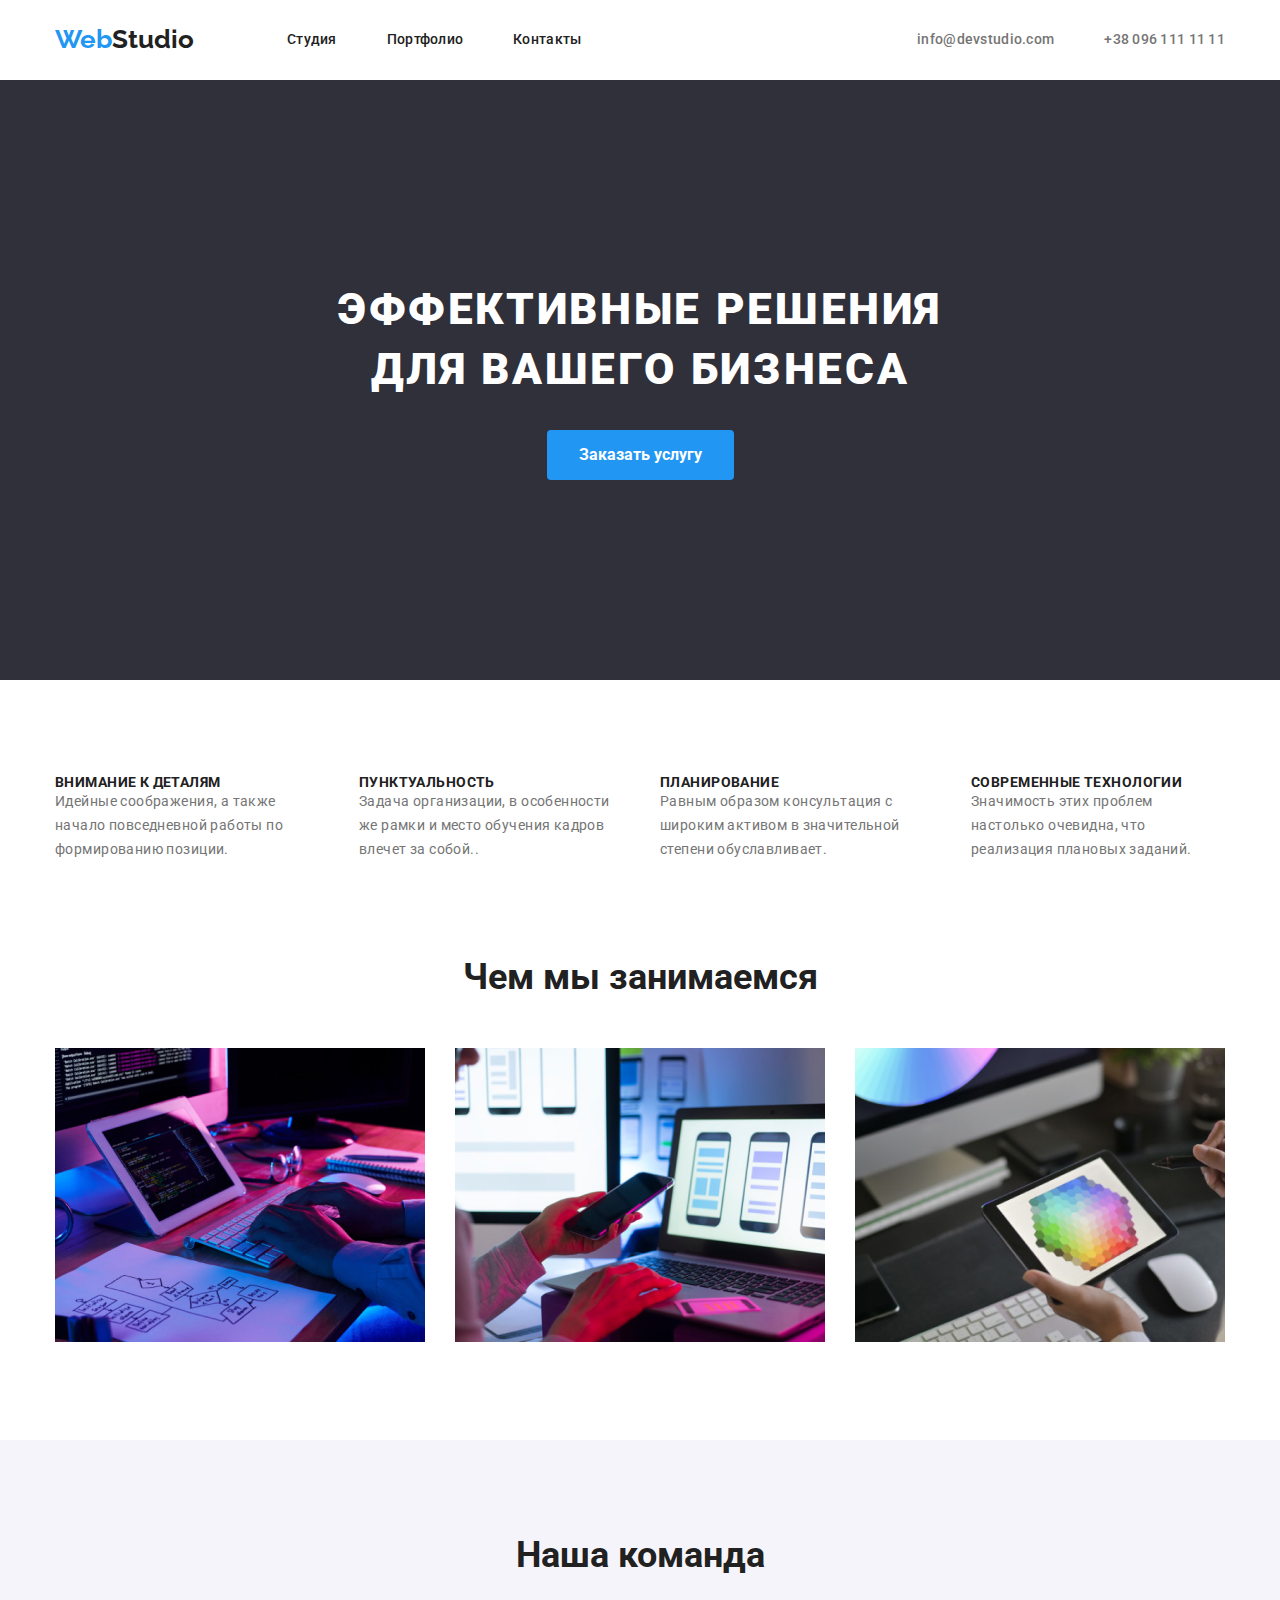
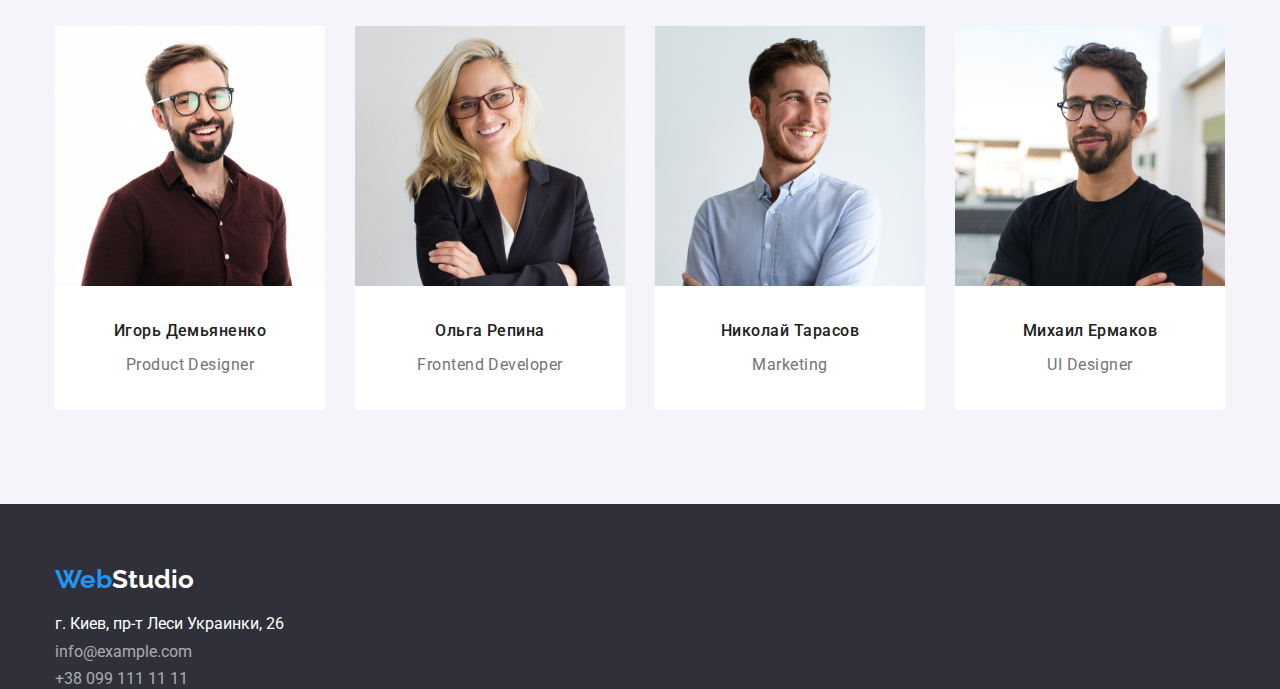
<file: index.html>
<!DOCTYPE html>
<html lang="ru">
<head>
    <meta charset="UTF-8">
    <meta http-equiv="X-UA-Compatible" content="IE=edge">
    <meta name="viewport" content="width=, initial-scale=1.0">
    <title>Document</title>
    <link rel="preconnect" href="https://fonts.googleapis.com">
    <link rel="preconnect" href="https://fonts.gstatic.com" crossorigin>
    <link rel="preconnect" href="https://fonts.googleapis.com">
    <link rel="preconnect" href="https://fonts.gstatic.com" crossorigin>
    <link href="https://fonts.googleapis.com/css2?family=Raleway:wght@700&family=Roboto:wght@400;500;700;900&display=swap"
        rel="stylesheet"
        >
    <!-- Подключаем нормализатор стилей -->
    <link rel="stylesheet" href="https://cdnjs.cloudflare.com/ajax/libs/modern-normalize/1.0.0/modern-normalize.min.css" />
    <!-- Мои стили -->
    <link rel="stylesheet" href="./css/styles.css">
</head>
<body>
<header>
    <div class ="container header-block">
    <nav class="site-nav">
      <a href="./index.html" class="logo-top"><span class="logocolor">Web</span>Studio</a>  

      <ul class="list navigation">
          <li class="nav-item"><a href="./index.html" class="link navi-links">Студия</a></li>
          <li class="nav-item"><a href="./portfolio.html" class="link navi-links">Портфолио</a></li>
          <li class="nav-item"><a href="" class="link navi-links">Контакты</a></li>
      </ul>
</nav>

      <ul class="contacts list">
          <li class="contact-item"><a href="mailto:info@devstudio.com" class="link navi-links">info@devstudio.com</a></li>
          <li class="contact-item"><a href="tel:+380961111111" class="link navi-links">+38 096 111 11 11</a></li>
      </ul>
    </div>


</header>

<main>
    <!-- приветствие -->
    <section class="hero">
        <div class="container">
            <h1>Эффективные решения для вашего бизнеса</h1>
        <button class="mainbutton">Заказать услугу</button>
        </div>
    </section>

    <!-- Секция 1 - сильные стороны -->
    <section class="features">
        <div class="container">
            <ul class="list features-list">
            <li class="features-item">
                <h3 class="description">Внимание к деталям</h3>
                <p>Идейные соображения, а также начало повседневной работы по формированию позиции.</p>
            </li>
            <li class="features-item">
                <h3 class="description">Пунктуальность</h3>
                <p>Задача организации, в особенности же рамки и место обучения кадров влечет за собой..</p>
            </li>
            <li class="features-item">
                <h3 class="description">Планирование</h3>
                <p>Равным образом консультация с широким активом в значительной степени обуславливает.</p>
            </li>
            <li class="features-item">
                <h3 class="description">Современные технологии</h3>
                <p>Значимость этих проблем настолько очевидна, что реализация плановых заданий.</p>
            </li>
        </ul>
        </div>

    </section>

    <!-- Секция 2 чем занимаются -->
    <section class="portfolio">
        <div class="container">
        <h2>Чем мы занимаемся</h2>

        <ul class="list ourtask">
            <li class="tasks-items"><a href=""><img src="./images/typing.jpg" alt="печатает на клавиатуре"></a></li>
            <li class="tasks-items"><a href=""><img src="./images/phones.jpg" alt="ноутбук и телефон" ></a></li>
            <li class="tasks-items"><a href=""><img src="./images/colours.jpg" alt="палитра на планшете" ></a></li>
        </ul>
        </div>
    </section>

    <!-- Секция 3 - команда -->
    <section class="team">
        <div class="container">
        <h2>Наша команда</h2>

        <ul class="list photo-list">
            <li class="photo-item">
                <img src="./images/Igor.jpg" alt="Игорь Демьяненко" class="picture">
                    <p class="name">Игорь Демьяненко</p>
                    <p class="job">Product Designer</p>
            </li>
            <li class="photo-item">
                <img src="./images/Olga.jpg" alt="Ольга Репина" class="picture"">
                    <p class="name">Ольга Репина</p>
                    <p class="job">Frontend Developer</p>
            </li>
            <li class="photo-item">
               <img src="./images/Nikolai.jpg" alt="Игорь Демьяненко" class="picture"">
                    <p class="name">Николай Тарасов</p>
                    <p class="job">Marketing</p>
            </li>
            <li class="photo-item">
                <img src="./images/Mikhail.jpg" alt="Игорь Демьяненко" class="picture"">
                    <p class="name">Михаил Ермаков</p>
                    <p class="job">UI Designer</p>
            </li>

        </ul>
        </div>
    </section>
</main>

<footer class="bottom">
    <div class="container">
    <a href="./index.html" class="link logowhite"><span style="color:#2196f3">Web</span>Studio</a>

    <address>
        <p class="real-adress">г. Киев, пр-т Леси Украинки, 26 </p>
            <p href=mailto:info@example.com class="link didgit-adress">info@example.com</a> </p>
            <p href="tel:+380991111111" class="link didgit-adress">+38 099 111 11 11</p>
    </address>
    </div>
</footer>
</body>
</html>
</file>
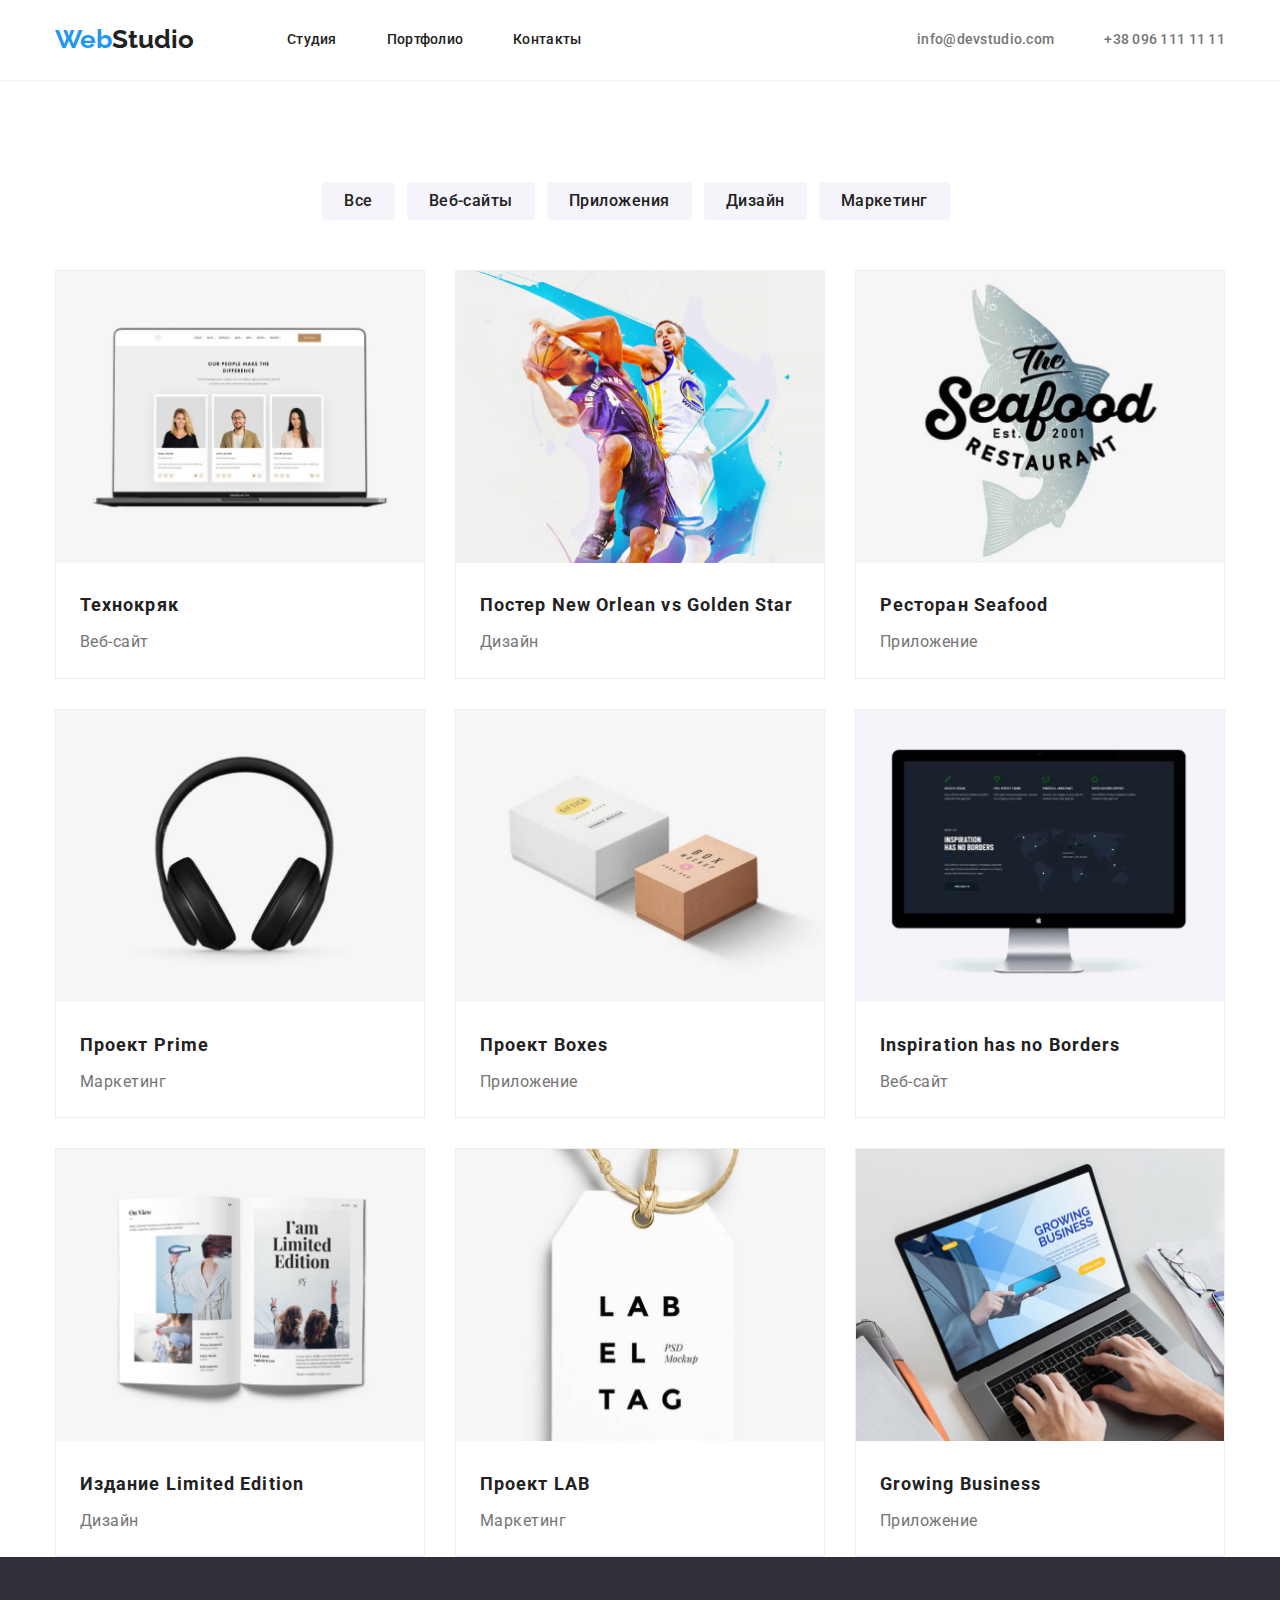
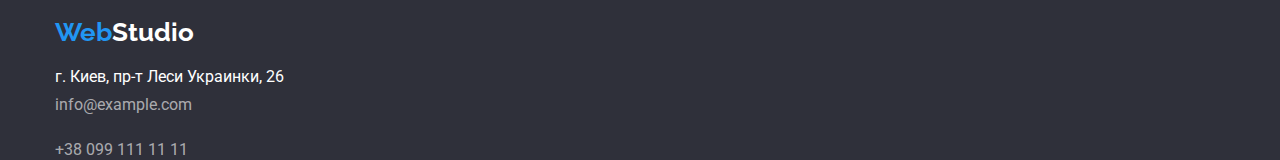
<file: portfolio.html>
<!DOCTYPE html>
<html lang="ru">
<head>
    <meta charset="UTF-8">
    <meta http-equiv="X-UA-Compatible" content="IE=edge">
    <meta name="viewport" content="width=, initial-scale=1.0">
    <title>Document</title>
    <link rel="preconnect" href="https://fonts.googleapis.com">
    <link rel="preconnect" href="https://fonts.gstatic.com" crossorigin>
    <link rel="preconnect" href="https://fonts.googleapis.com">
    <link rel="preconnect" href="https://fonts.gstatic.com" crossorigin>
    <link href="https://fonts.googleapis.com/css2?family=Raleway:wght@700&family=Roboto:wght@400;500;700;900&display=swap"
        rel="stylesheet"
        >
    <!-- Подключаем нормализатор стилей -->
    <link rel="stylesheet" href="https://cdnjs.cloudflare.com/ajax/libs/modern-normalize/1.0.0/modern-normalize.min.css" />
    <!-- Мои стили -->
    <link rel="stylesheet" href="./css/styles.css">
</head>
<body>
<header>
    <div class ="container header-block">
    <nav class="site-nav">
      <a href="./index.html" class="logo-top"><span class="logocolor">Web</span>Studio</a>  

      <ul class="list navigation">
          <li class="nav-item"><a href="./index.html" class="link navi-links">Студия</a></li>
          <li class="nav-item"><a href="./portfolio.html" class="link navi-links">Портфолио</a></li>
          <li class="nav-item"><a href="" class="link navi-links">Контакты</a></li>
      </ul>
</nav>

      <ul class="contacts list">
          <li class="contact-item"><a href="mailto:info@devstudio.com" class="link navi-links">info@devstudio.com</a></li>
          <li class="contact-item"><a href="tel:+380961111111" class="link navi-links">+38 096 111 11 11</a></li>
      </ul>
    </div>


</header>

<main>

    <!-- Секция 1 фильтр -->
    <section class="examples">
        <div class="container">

    <div class="filter">
    <button class="secondbutton">Все</button>
    <button class="secondbutton">Веб-сайты</button>
    <button class="secondbutton">Приложения</button>
    <button class="secondbutton">Дизайн</button>
    <button class="secondbutton">Маркетинг</button>
    </div>

        <ul class="list portfolio-list">
            <li class="portfolio-item">
                <a href="" class="link"><img src="./images/technokryak.jpg" alt="Компьютер" width="368">
                    <p class="website">Технокряк</p>
                </a>
                <a href="" class="webtype link">Веб-сайт</a>
            </li>
            <li class="portfolio-item">
                <a href="" class="link"><img src="./images/new orlean.jpg" alt="Два баскетболиста" width="368">
                    <p class="website">Постер New Orlean vs Golden Star</p>
                </a>
                <a href="" class="webtype link">Дизайн</a>
            </li>
            <li class="portfolio-item">
                <a href="" class="link"><img src="./images/seafood.jpg" alt="Логотип рыба" width="368">
                    <p class="website">Ресторан Seafood</p>
                </a>
                <a href="" class="webtype link">Приложение</a>
            </li>
            <li class="portfolio-item">
                <a href="" class="link"><img src="./images/prime.jpg" alt="Наушники" width="368">
                    <p class="website">Проект Prime</p>
                </a>
                <a href="" class="webtype link">Маркетинг</a>
            </li>
            <li class="portfolio-item">
                <a href="" class="link"><img src="./images/boxes.jpg" alt="ИКоробки" width="368">
                    <p class="website">Проект Boxes</p>
                </a>
                <a href="" class="webtype link">Приложение</a>
            </li>
            <li class="portfolio-item">
                <a href="" class="link"><img src="./images/inspiration.jpg" alt="Монитор" width="368">
                    <p class="website">Inspiration has no Borders</p>
                </a>
                <a href="" class="webtype link">Веб-сайт</a>
            </li>
            <li class="portfolio-item">
                <a href="" class="link"><img src="./images/Limited edition.jpg" alt="Раскрытый журнал" width="368">
                    <p class="website">Издание Limited Edition</p>
                </a>
                <a href="" class="webtype link">Дизайн</a>
            </li>
            <li class="portfolio-item">
                <a href="" class="link"><img src="./images/LAB.jpg" alt="Этикетка" width="368">
                    <p class="website">Проект LAB</p>
                </a>
                <a href="" class="webtype link">Маркетинг</a>
            </li>
            <li class="portfolio-item">
                <a href="" class="link"><img src="./images/growing business.jpg" alt="Печать на ноутбуке" width="368">
                    <p class="website">Growing Business</p>
                </a>
                <a href="" class="webtype link">Приложение</a>
            </li>

        </ul>
</div>
    </section>
</main>

<footer class="bottom">
    <div class="container">
        <a href="./index.html" class="link logowhite"><span style="color:#2196f3">Web</span>Studio</a>

        <address>
            <p class="real-adress">г. Киев, пр-т Леси Украинки, 26 <br>
                <a href=mailto:info@example.com class="link didgit-adress">info@example.com</a> <br>
                <a href="tel:+380991111111" class="link didgit-adress">+38 099 111 11 11</a>

            </p>
        </address>
    </div>
</footer>
</body>

</html>
</file>
<file: css/styles.css>
/* General */
:root {
  --primary-color: #ffffff;
  --secondary-color: #f5f4fa;
  --primary-text-color: #757575;
  --secondaty-text-color: #212121;
  --mark-color: #2196f3;
  --hero-color: #2f303a;
}

body {
  font-family: Roboto, sans-serif;
  background-color: var(--primary-color);
  color: var(--primary-text-color);
}

h1,
h2,
h3,
h4,
h5,
h6,
p,
ul {
  margin-top: 0px;
  margin-bottom: 0px;
}

ul {
  padding-left: 0px;
}

h1 {
  font-weight: 900;
  font-size: 44px;
  line-height: 1.36;
  text-align: center;
  letter-spacing: 0.06em;
  text-transform: uppercase;
  color: var(--primary-color);
  display: block;
  margin: auto;
  width: 696px;
  mar
}

h2 {
  color: var(--secondaty-text-color);
  font-weight: 700;
  font-size: 36px;
  line-height: 1.17;
  text-align: center;
}

h3 {
  color: var(--secondaty-text-color);
  font-weight: 700;
  font-size: 14px;
  line-height: 16px;
  letter-spacing: 0.03em;
}

.container {
  width: 1200px;
  margin-left: auto;
  margin-right: auto;
  padding-left: 15px;
  padding-right: 15px;
}

.link,
.logo-top {
  text-decoration: none;
}

.list {
  list-style: none;
}

/* Header */
.header-block {
  display: flex;
  align-items: center;
}

.site-nav {
  display: flex;
  align-items: center;
}

.logo-top {
  font-family: Raleway;
  color: var(--secondaty-text-color);
  font-weight: 700;
  font-size: 26px;
  line-height: 1.2;

  display: inline-block;
}

.logocolor {
  color: var(--mark-color);
}

.site-nav .list,
.contacts .link {
  font-weight: 500;
  font-size: 14px;
  line-height: 1.14;
  letter-spacing: 0.02em;
}

.navigation {
  display: flex;
  padding: 0px;
}

.nav-item:not(:last-child) {
  margin-right: 50px;
}

.contacts {
  display: flex;
  margin-left: auto;
}

.logo-top {
  margin-right: 93px;
}

.site-nav .link {
  color: var(--secondaty-text-color);
}

.site-nav .link:hover {
  color: var(--mark-color);
}

.contacts .link {
  color: var(--primary-text-color);
}

.contact-item:not(:last-child) {
  /* .contacts .link:not (:last-child) { */
  margin-right: 50px;
}

.contacts .link:hover {
  color: var(--mark-color);
}

/* footer */

.bottom {
  background-color: #2f303a;
  color: #ffffff;
}

.bottom .link {
  color: rgba(255, 255, 255, 0.6);
}

.bottom .logowhite {
  font-family: Raleway;
  color: var(--primary-color);
  font-weight: 700;
  font-size: 26px;
  line-height: 1.2;
}

.logowhite {
  display: inline-block;
  margin-top: 60px;
}

address {
  color: #ffffff;
  font-style: normal;
}

/* idex.html */
.features-list {
  display: flex;
  /* flex-wrap: wrap; */
  padding: 0px;
  margin-bottom: 0px;
}

.features-item:not(:last-child) {
  margin-right: 30px;
}

.description {
  text-transform: uppercase;
}

.mainbutton {
  background: var(--mark-color);
  color: #ffffff;
  border: none;
  font-size: 16px;
  line-height: 1.9;
  font-family: Roboto, sans-serif;
  font-weight: 700;

  margin-top: 30px;
  padding: 10px 32px;
  border-radius: 4px;
}

.hero {
  background-color: var(--hero-color);
  text-align: center;
  padding-top: 200px;
  padding-bottom: 200px;
}

.features .list {
  font-weight: 400;
  font-size: 14px;
  line-height: 1.71;
  letter-spacing: 0.03em;
}

.features {
  padding-top: 94px;
}

.job {
  display: block;
  color: var(--primary-text-color);
  font-weight: 400;
  font-size: 16px;
  line-height: 1.9;
  text-align: center;
  letter-spacing: 0.03em;
  margin-top: 10px;
}

.name {
  display: block;
  color: var(--secondaty-text-color);
  font-weight: 500;
  font-size: 16px;
  line-height: 1.19;
  text-align: center;
  letter-spacing: 0.03em;
  margin-top: 30px;
}

.portfolio {
  padding-top: 94px;
  padding-bottom: 94px;
}

.ourtask {
  margin: 0px;
  padding: 0px;
  display: flex;
  margin-top: 50px;
}

.tasks-items:not(:last-child) {
  margin-right: 30px;
}

.photo-list {
  display: flex;
  margin-bottom: 0px;
  padding: 0px;
  margin-top: 50px;
  
}

.team {
  padding-top: 94px;
  padding-bottom: 94px;
  background-color: var(--secondary-color);
}

.photo-item {
  background-color: var(--primary-color);
  border-radius: 0px 0px 4px 4px;
  padding-bottom: 30px;
}

.photo-item:not(:last-child) {
  margin-right: 30px;
}

.real-adress {
  display: block;
  margin-top: 20px;
}

.didgit-adress {
  display: block;
  margin-top: 9px;
}

/* portfolio */
.webtype {
  font-weight: 400;
  font-size: 16px;
  line-height: 1.9;
  letter-spacing: 0.03em;
  color: var(--primary-text-color);
}

.secondbutton {
  background: var(--secondary-color);
  color: var(--secondaty-text-color);
  border: none;
  font-size: 16px;
  line-height: 1.6;
  font-weight: 500;
  text-align: center;
  letter-spacing: 0.03em;
  font-family: Roboto, sans-serif;
  border-radius: 4px;
  padding: 6px 22px;
  margin-right: 8px;
}

.secondbutton:hover {
  background-color: var(--mark-color);
  color: var(--primary-color);
}

.examples {
  padding-top: 100px;
  border-top: var(--secondary-color) 2px solid;
  margin-top: 0px;
}

.filter {
  text-align: center;
}

.portfolio-list {
  display: flex;
  flex-wrap: wrap;
  margin-top: 50px;
  padding: 0px;
}

.portfolio-item {
  margin-bottom: 30px;
  margin-right: 30px;
  border: 1px solid #eeeeee;
}
.portfolio-item:nth-child(3n) {
  margin-right: 0px;
}

.portfolio-item:nth-last-child(-n + 3) {
  margin-bottom: 0px;
}

.website {
  font-weight: 700;
  font-size: 18px;
  line-height: 2;
  letter-spacing: 0.06em;
  color: var(--secondaty-text-color);
  margin-top: 20px;
  margin-left: 24px;
}

.webtype {
  display: inline-block;
  margin-top: 4px;
  margin-bottom: 20px;
  margin-left: 24px;
}

.navi-links {
  display: block;
  padding-top: 32px;
  padding-bottom: 32px;
}


.picture{
  width: 270px;
}
</file>
